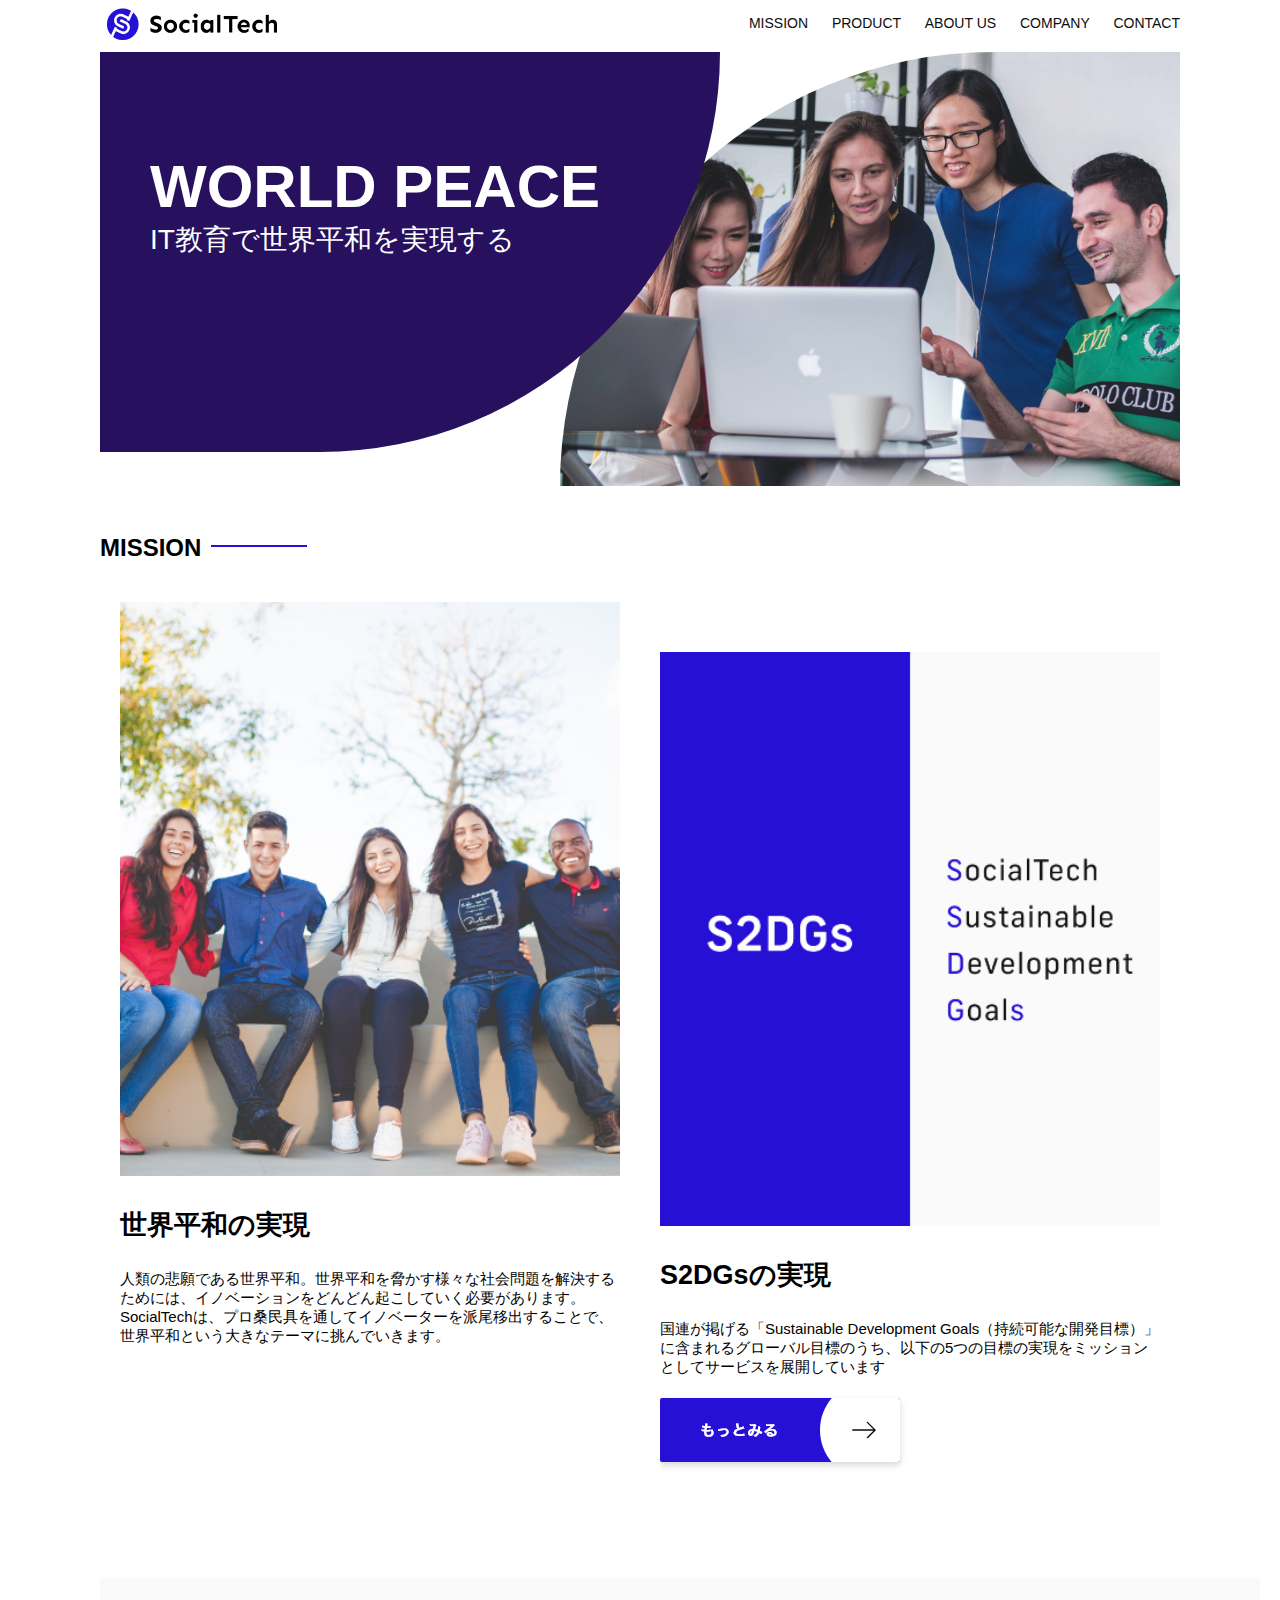
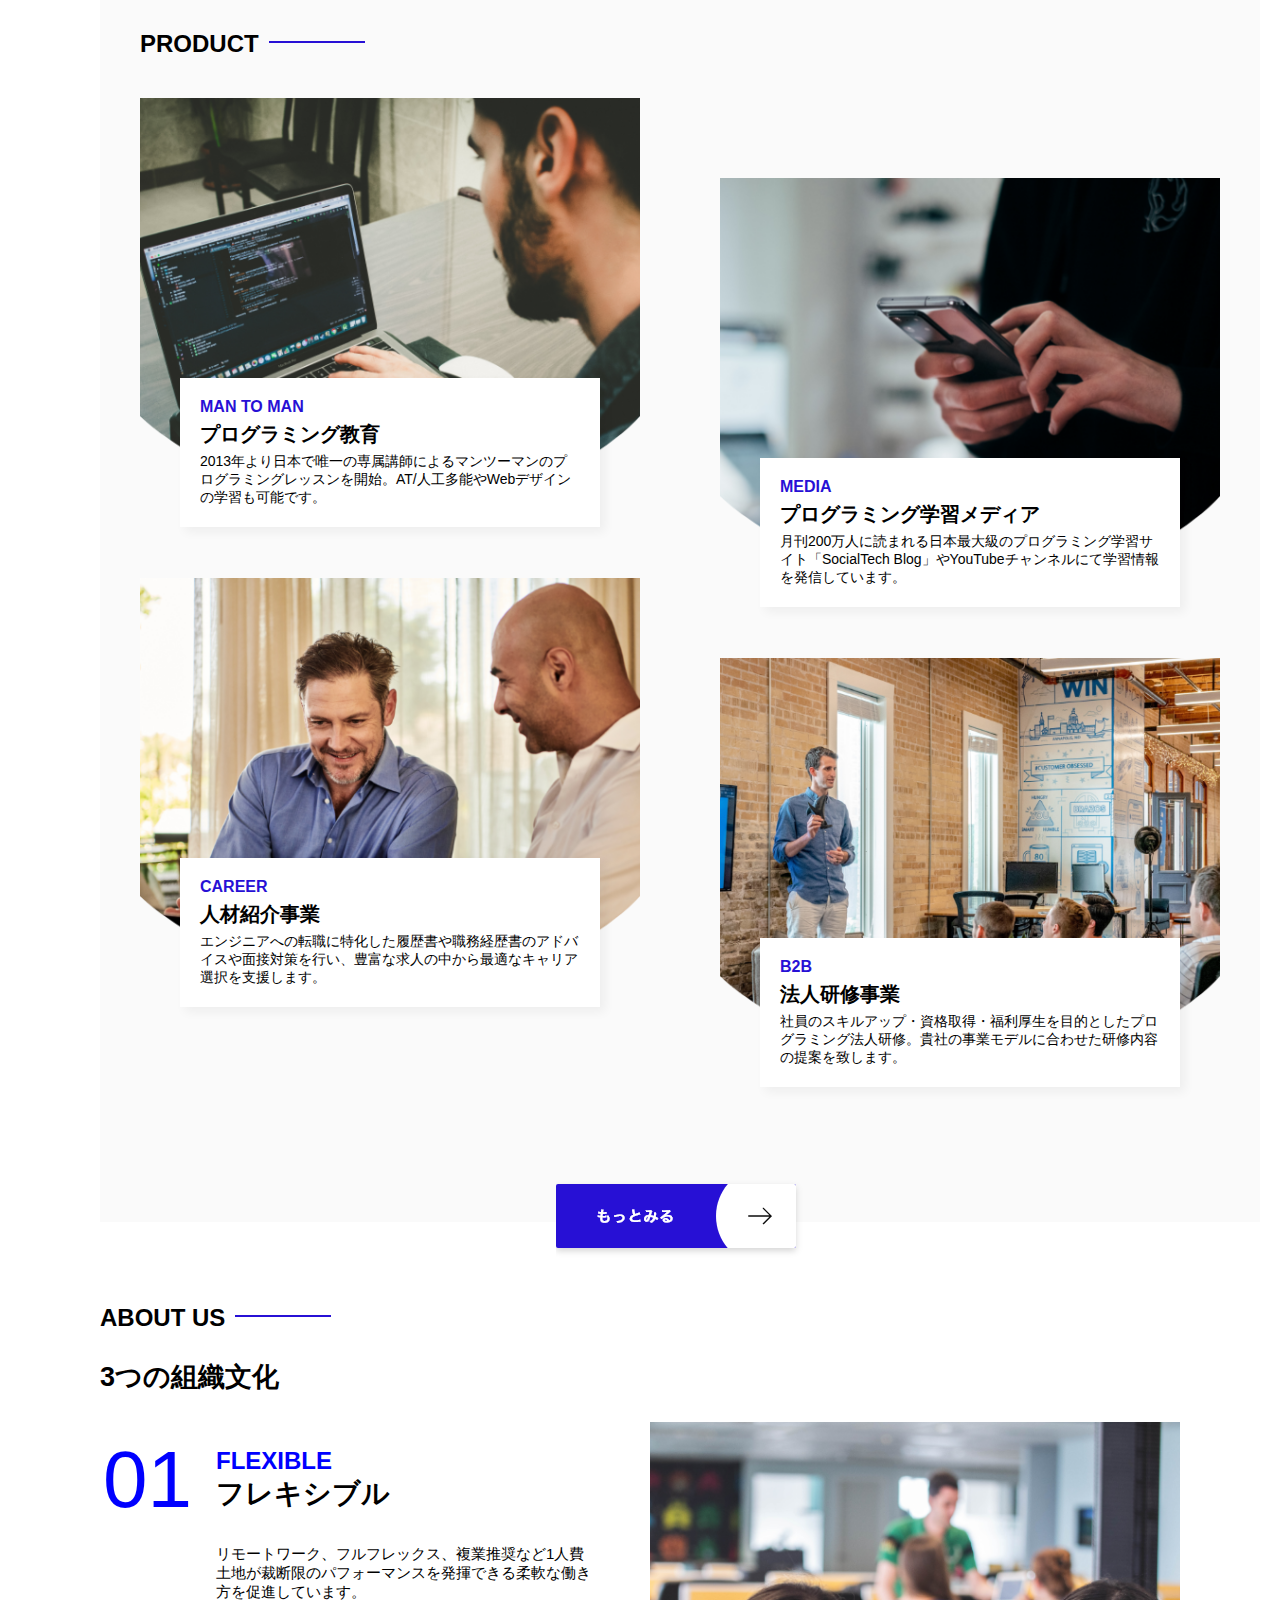
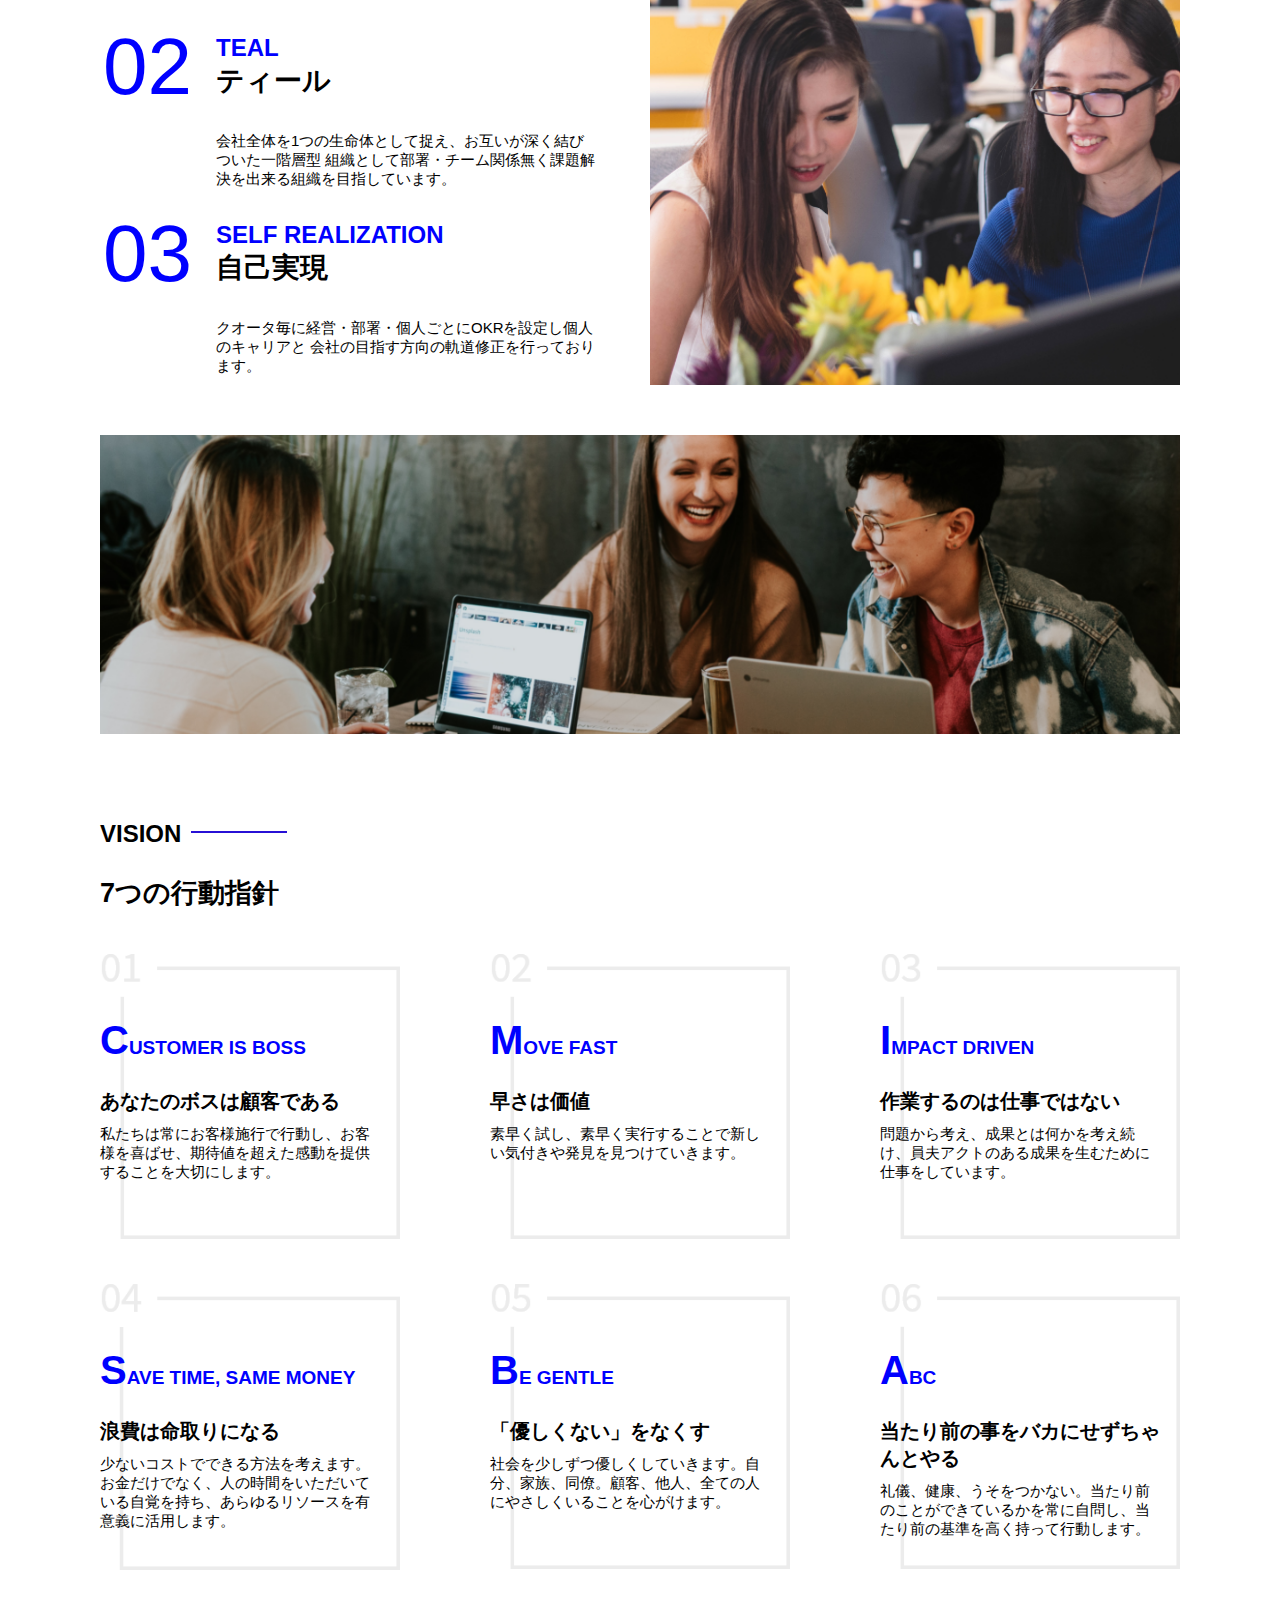
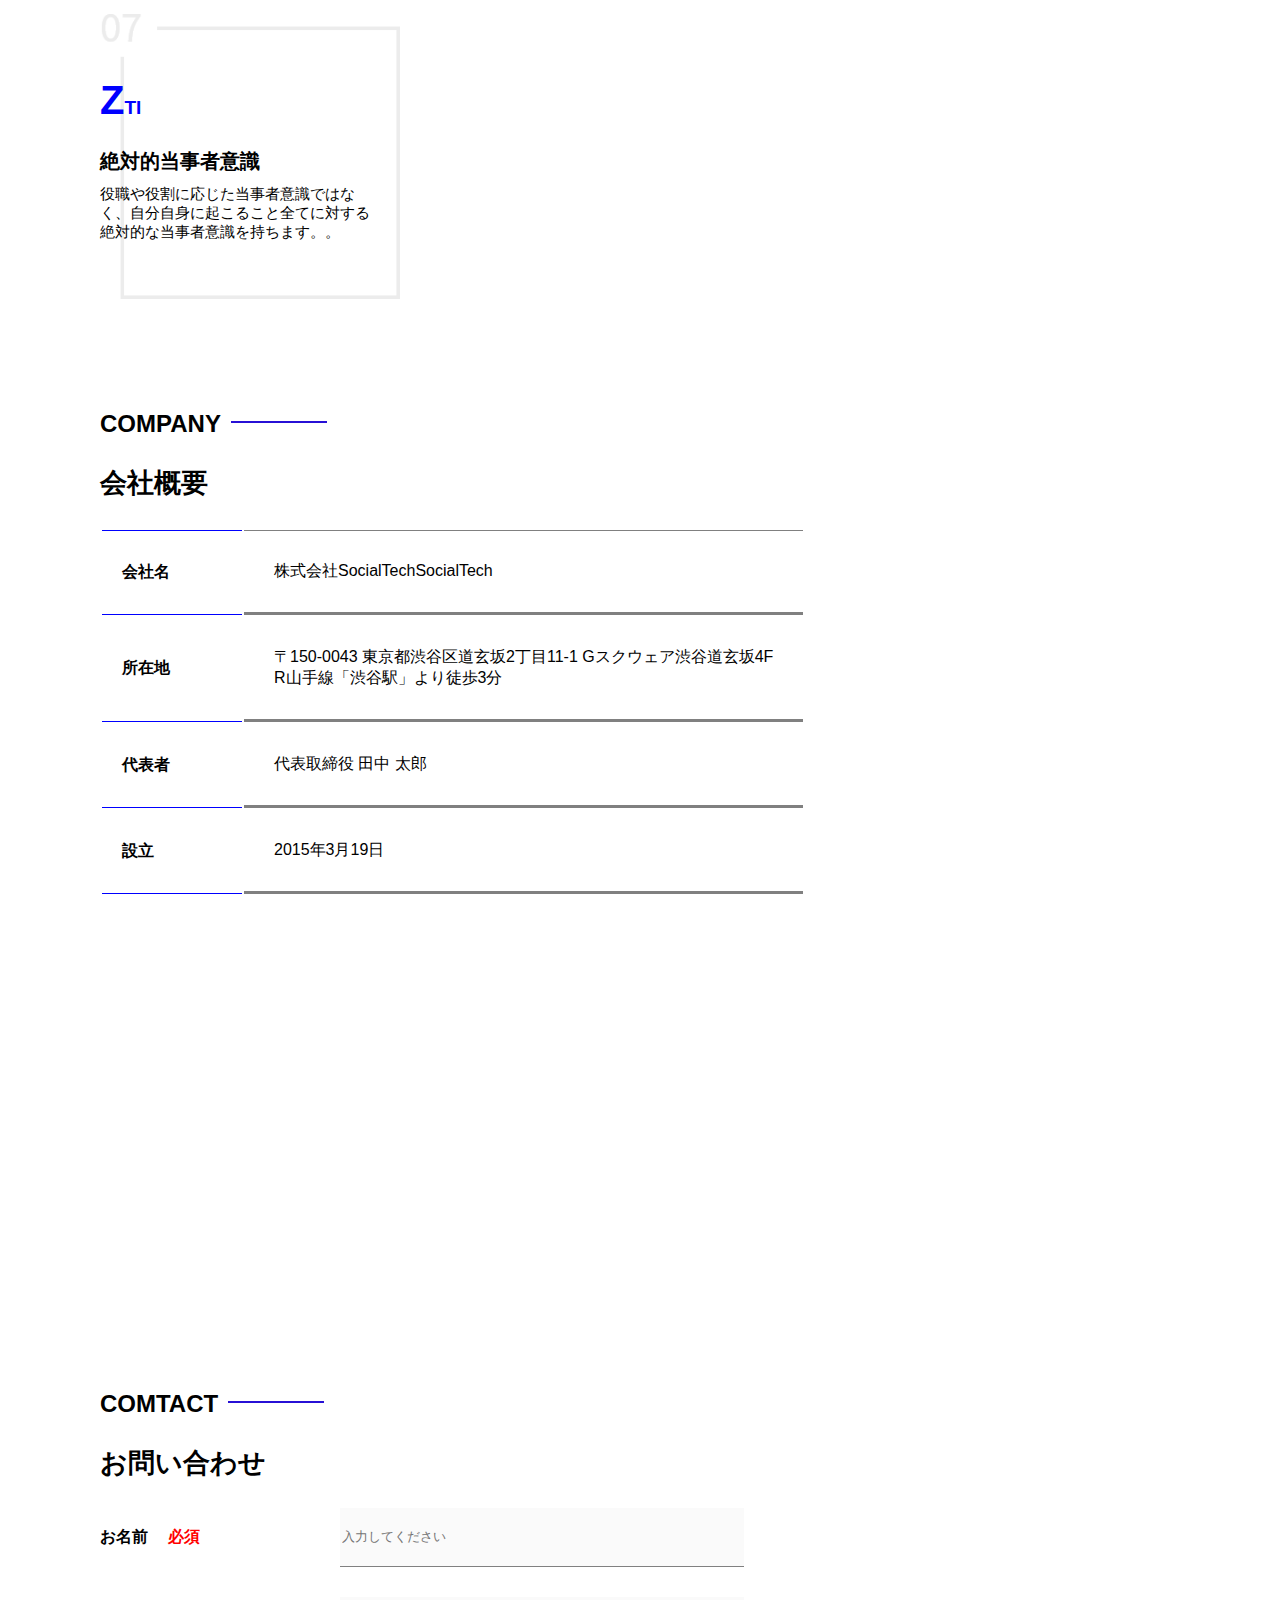
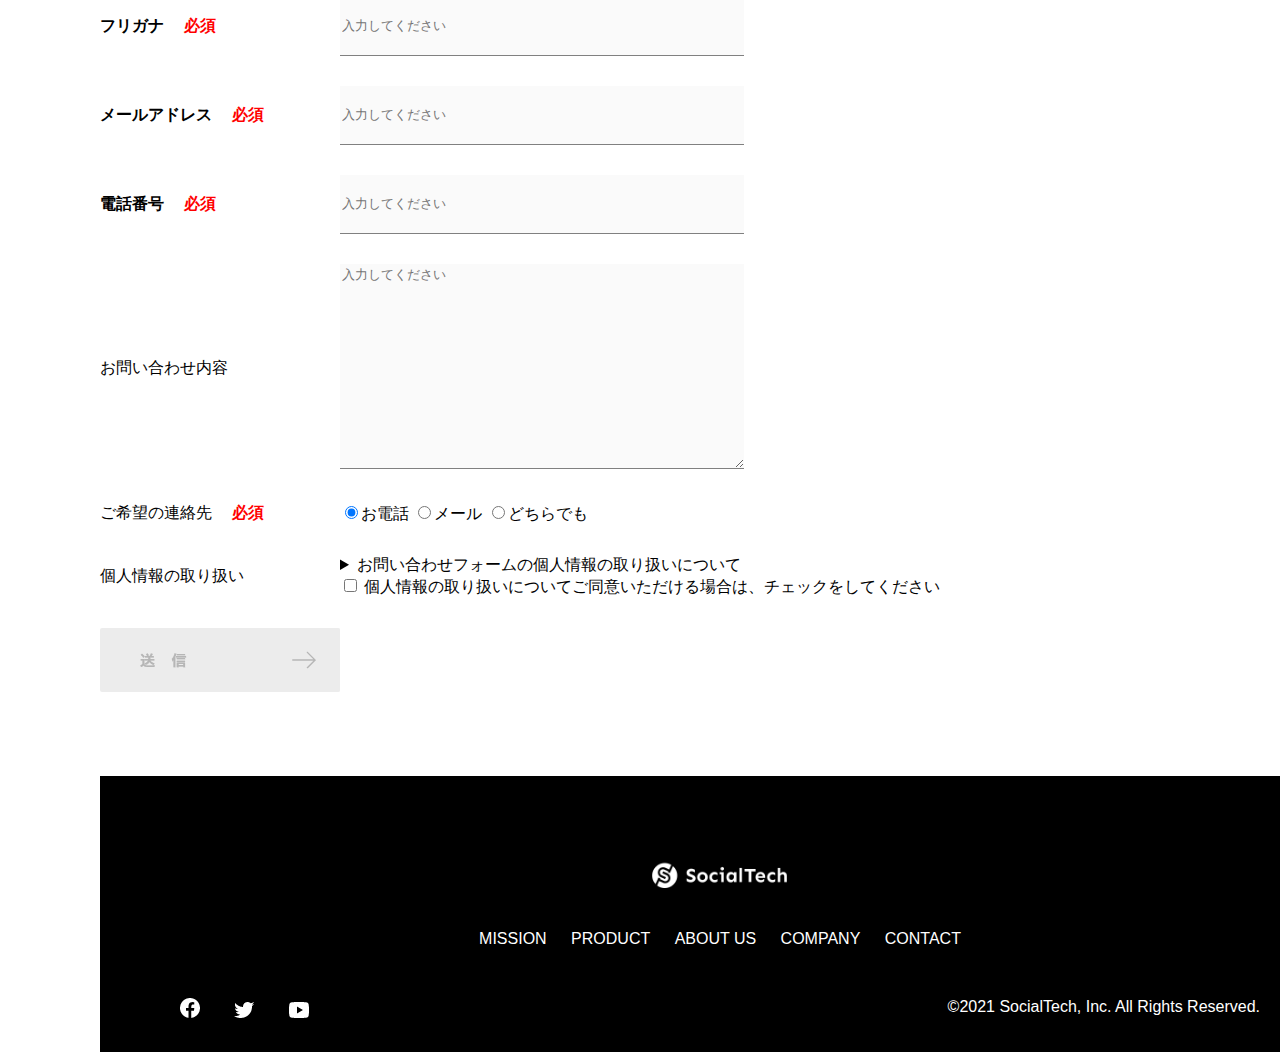
<file: index.html>
<!DOCTYPE html>
<html>
    <head>
        <title>SocialTech</title>
        <meta name="description" content="SocialTechはEdTech業界のリーディングカンパニーを目指します。">
        <meta charset="utf-8">
        <meta name="viewport" content="width=device-width, initial-scale=1.0">
        <link rel="stylesheet" href="style.css">
        <meta name="twitter:card" content="summary">
        <meta name="twitter:site" content="@shoma1935168">
        <meta property="og:url" content="https://shoma115.github.io/socialtech/">
        <meta property="og:title" content="shomaの試作Webサイトです">
        <meta property="og:discription" content="shomaがSAMURAIの教材に従って作った試作Webサイトです。">
        <meta property="og:image" content="https://shoma115.github.io/socialtech/images/logo.png">

    </head>
    <body>
        <!-- ヘッダーの作成 -->
        <header>
            <a href="index.html" id="logo"><img src="images/logo.png" alt="トップページに戻る"></a>

            <!-- PC用ナビゲーション -->
            <nav id="nav-pc">
                <a href="mission.html">MISSION</a>
                <a href="product.html">PRODUCT</a>
                <a href="index.html#aboutus">ABOUT US</a>
                <a href="index.html#company">COMPANY</a>
                <a href="index.html#contact">CONTACT</a>
            </nav>
            <!-- スマホ表メニューボタン -->
            <img id="menu-sp" src="images/button-menu.png" alt="ナビゲーションを開く" onclick="document.getElementById('nav-sp').style.display = 'block';">

            <!-- スマホ用ナビゲーション -->
            <nav id="nav-sp">
                <img id="close" src="images/button-close.png" alt="ナビゲーションを閉じる" onclick="document.getElementById('nav-sp').style.display = 'none'">
                <a id="logo-sp" href="index.html" onclick="document.getElementById('nav-sp').style.display = 'none'">
                    <img src="images/logo-sp.png" alt="トップページに戻る">
                </a>
                <a class="menu" href="mission.html" onclick="document.getElementById('nav-sp').style.display = 'none'">MISSION</a>
                <a class="menu" href="product.html" onclick="document.getElementById('nav-sp').style.display = 'none'">PRODUCT</a>
                <a class="menu" href="index.html#aboutus" onclick="document.getElementById('nav-sp').style.display = 'none'">ABOUT US</a>
                <a class="menu" href="index.html#vision" onclick="document.getElementById('nav-sp').style.display = 'none'">VISION</a>
                <a class="menu" href="index.html#company" onclick="document.getElementById('nav-sp').style.display = 'none'">COMPANY</a>
                <a class="menu" href="index.html#contact" onclick="document.getElementById('nav-sp').style.display = 'none'">CONTACT</a>
                <div id="sns">
                    <a href="https://www.facebook.com/sejuku2013"><img src="images/button-facebook.png" alt="Facebookのリンク"></a>
                    <a href="https://twitter.com/samuraijuku"><img src="images/button-twitter.png" alt="Twitterのリンク"></a>
                    <a href="https://www.youtube.com/channel/UCCFOQO5aDK0xXam4cUQXT8g"><img src="images/button-youtube.png" alt="YouTubeのリンク"></a>
                </div>
            </nav>
        </header>
        <main>
            <article>
                <!-- メインビジュアル -->
                <section id="main-visual"> 
                    <div id="main-message">
                        <h1>WORLD PEACE</h1>
                        <p>IT教育で世界平和を実現する</p>
                    </div>
                    <img src="images/index/index-main.png" alt="PCの周りに集まる多国籍の仲間達">
                </section>
                <!-- ミッション -->
                <section id="mission">
                    <h2 class="index-h2">MISSION</h2>
                    <div id="mission-flex">
                        <div>
                            <img id="mission-photo" src="images/index/index-mission.png" alt="野外のベンチで写真を撮影する多国籍の仲間達">
                            <h3>世界平和の実現</h3>
                            <p>
                                人類の悲願である世界平和。世界平和を脅かす様々な社会問題を解決するためには、イノベーションをどんどん起こしていく必要があります。SocialTechは、プロ桑民具を通してイノベーターを派尾移出することで、世界平和という大きなテーマに挑んでいきます。
                            </p>
                        </div>
                        <div>
                            <img id="s2dgs" src="images/index/s2dgs.png" alt="S2DGS">
                            <h3>S2DGsの実現</h3>
                            <p>国連が掲げる「Sustainable Development Goals（持続可能な開発目標）」に含まれるグローバル目標のうち、以下の5つの目標の実現をミッションとしてサービスを展開しています</p>
                            <a href="mission.html">
                                <img src="images/button-more.png" alt="もっと見る">
                            </a>
                        </div>
                    </div>
                </section>
                <!-- プロダクト -->
                <section id="product">
                    <h2 class="index-h2">PRODUCT</h2>
                    <div>
                        <div id="product-left">
                            <div>
                                <img class="product-photo" src="images/index/index-mantoman.png" alt="PCでコードを書く男">
                                <div class="product-explain">
                                    <span>MAN TO MAN</span>
                                    <h3>プログラミング教育</h3>
                                    <p>2013年より日本で唯一の専属講師によるマンツーマンのプログラミングレッスンを開始。AT/人工多能やWebデザインの学習も可能です。</p>
                                </div>
                            </div>
                            <div>
                                <img class="product-photo" src="images/index/index-career.png" alt="笑顔で話し合う2人の男性">
                                <div class="product-explain">
                                    <span>CAREER</span>
                                    <h3>人材紹介事業</h3>
                                    <p>エンジニアへの転職に特化した履歴書や職務経歴書のアドバイスや面接対策を行い、豊富な求人の中から最適なキャリア選択を支援します。</p>
                                </div>
                            </div>
                        </div>
                        <div id="product-right">
                            <div>
                                <img class="product-photo" src="images/index/index-media.png" alt="スマートフォンを操作する人">
                                <div class="product-explain">
                                    <span>MEDIA</span>
                                    <h3>プログラミング学習メディア</h3>
                                    <p>月刊200万人に読まれる日本最大級のプログラミング学習サイト「SocialTech Blog」やYouTubeチャンネルにて学習情報を発信しています。</p>
                                </div>
                            </div>
                            <div>
                                <img class="product-photo" src="images/index/index-b2b.png" alt="講演中の男性とそれを聴く人々">
                                <div class="product-explain">
                                    <span>B2B</span>
                                    <h3>法人研修事業</h3>
                                    <p>社員のスキルアップ・資格取得・福利厚生を目的としたプログラミング法人研修。貴社の事業モデルに合わせた研修内容の提案を致します。</p>
                                </div>
                            </div>
                            
                        </div>
                    </div>
                    <div>
                        <a id="product-more" href="product.html">
                            <img src="images/button-more.png" alt="もっと見る">
                        </a>
                    </div>
                </section>
                <!-- About Us -->
                <section id="aboutus">
                    <h2 class="index-h2">ABOUT US</h2>
                    <h3>3つの組織文化</h3>
                    <div>
                        <table class="culture-table">
                            <tr>
                                <td>
                                    <span class="culture-num">01</span>
                                </td>
                                <td>
                                    <span class="culture-en">FLEXIBLE</span>
                                    <span class="culture-jp">フレキシブル</span>
                                </td>
                            </tr>
                            <tr>
                                <td>
                                    <!-- 空のセル -->
                                </td>
                                <td>
                                    <p class="culture-description">
                                        リモートワーク、フルフレックス、複業推奨など1人費土地が裁断限のパフォーマンスを発揮できる柔軟な働き方を促進しています。
                                    </p>
                                </td>
                            </tr>
                            <tr>
                                <td>
                                    <span class="culture-num">02</span>
                                </td>
                                <td>
                                    <span class="culture-en">TEAL</span>
                                    <span class="culture-jp">ティール</span>
                                </td>
                            </tr>
                            <tr>
                                <td>
                                    <!-- 空のセル -->
                                </td>
                                <td>
                                    <p class="culture-description">
                                        会社全体を1つの生命体として捉え、お互いが深く結びついた一階層型
                                        組織として部署・チーム関係無く課題解決を出来る組織を目指しています。
                                    </p>
                                </td>
                            </tr>
                            <tr>
                                <td>
                                    <span class="culture-num">03</span>
                                </td>
                                <td>
                                    <span class="culture-en">SELF REALIZATION</span>
                                    <span class="culture-jp">自己実現</span>
                                </td>
                            </tr>
                            <tr>
                                <td>
                                    <!-- 空のセル -->
                                </td>
                                <td>
                                    <p class="culture-description">
                                        クオータ毎に経営・部署・個人ごとにOKRを設定し個人のキャリアと
                                        会社の目指す方向の軌道修正を行っております。
                                    </p>
                                </td>
                            </tr>
                        </table>
                        <img class="culture-img" src="images/index/index-aboutus1.png" alt="笑顔で話し合う2人の女性">
                    </div>
                    <img class="culture-img2" src="images/index/index-aboutus2.png" alt="笑顔で話し合う3人の男性">    
                </section>
                <!-- VISION -->
                <section id="vision">
                    <h2 class="index-h2">VISION</h2>
                    <h3>7つの行動指針</h3>
                    <div>
                        <div class="vision-box">
                            <img src="images/index/vision-01.png" alt="01">
                            <span>
                                <h4>CUSTOMER IS BOSS</h4>
                                <h5>あなたのボスは顧客である</h5>
                                <p>私たちは常にお客様施行で行動し、お客様を喜ばせ、期待値を超えた感動を提供することを大切にします。</p>
                            </span>
                        </div>
                        <div class="vision-box">
                            <img src="images/index/vision-02.png" alt="02">
                            <span>
                                <h4>MOVE FAST</h4>
                                <h5>早さは価値</h5>
                                <p>素早く試し、素早く実行することで新しい気付きや発見を見つけていきます。</p>
                            </span>
                        </div>
                        <div class="vision-box">
                            <img src="images/index/vision-03.png" alt="03">
                            <span>
                                <h4>IMPACT DRIVEN</h4>
                                <h5>作業するのは仕事ではない</h5>
                                <p>問題から考え、成果とは何かを考え続け、員夫アクトのある成果を生むために仕事をしています。</p>
                            </span>
                        </div>
                        <div class="vision-box">
                            <img src="images/index/vision-04.png" alt="04">
                            <span>
                                <h4>SAVE TIME,  SAME MONEY</h4>
                                <h5>浪費は命取りになる</h5>
                                <p>少ないコストでできる方法を考えます。お金だけでなく、人の時間をいただいている自覚を持ち、あらゆるリソースを有意義に活用します。</p>
                            </span>
                        </div>
                        <div class="vision-box">
                            <img src="images/index/vision-05.png" alt="05">
                            <span>
                                <h4>BE GENTLE</h4>
                                <h5>「優しくない」をなくす</h5>
                                <p>社会を少しずつ優しくしていきます。自分、家族、同僚。顧客、他人、全ての人にやさしくいることを心がけます。</p>
                            </span>
                        </div>
                        <div class="vision-box">
                            <img src="images/index/vision-06.png" alt="06">
                            <span>
                                <h4>ABC</h4>
                                <h5>当たり前の事をバカにせずちゃんとやる</h5>
                                <p>礼儀、健康、うそをつかない。当たり前のことができているかを常に自問し、当たり前の基準を高く持って行動します。</p>
                            </span>
                        </div>
                        <div class="vision-box">
                            <img src="images/index/vision-07.png" alt="07">
                            <span>
                                <h4>ZTI</h4>
                                <h5>絶対的当事者意識</h5>
                                <p>役職や役割に応じた当事者意識ではなく、自分自身に起こること全てに対する絶対的な当事者意識を持ちます。。</p>
                            </span>
                        </div>
                    </div>
                </section>
                <!-- company -->
                <section id="company">
                    <h2 class="index-h2">COMPANY</h2>
                    <h3>会社概要</h3>
                    <table>
                        <tr>
                            <th class="tableheader-first">会社名</th>
                            <td class="cell-first">株式会社SocialTechSocialTech</td>
                        </tr>
                        <tr>
                            <th class="tableheader">所在地</th>
                            <td class="cell">〒150-0043 東京都渋谷区道玄坂2丁目11-1 Gスクウェア渋谷道玄坂4F<br>R山手線「渋谷駅」より徒歩3分</td>
                        </tr>
                        <tr>
                            <th class="tableheader">代表者</th>
                            <td class="cell">代表取締役 田中 太郎</td>
                        </tr>
                        <tr>
                            <th class="tableheader">設立</th>
                            <td class="cell">2015年3月19日</td>
                        </tr>
                    </table>
                    <iframe
                        src="https://www.google.com/maps/embed?pb=!1m18!1m12!1m3!1d3088.0080310948333!2d139.69382312489518!3d35.65929865357067!2m3!1f0!2f0!3f0!3m2!1i1024!2i768!4f13.1!3m3!1m2!1s0x60188caa213a85e5%3A0x8e064c523da1dacc!2z44K544Kv44Ko44Ki5riL6LC3!5e0!3m2!1sja!2sjp!4v1683263732218!5m2!1sja!2sjp" 
                        style="border:0;" allowfullscreen="" loading="lazy">
                    </iframe>
                </section>
                <!-- お問い合わせ -->
                <section id="contact">
                    <h2 class="index-h2">COMTACT</h2>
                    <h3>お問い合わせ</h3>
                    <!-- STATIC　FORMSのフォームタグ -->
                    <form action="https://api.staticforms.xyz/submit" method="post">
                            <input type="text" name="honeypot" style="display:none">
                            <!-- アクセスキー -->
                            <input type="hidden" name="accessKey" value="8ab298f7-bd06-4c82-bea9-50ba894bead9">
                            <!-- メールのタイトル -->
                            <input type="hidden" name="subject" value="Webサイトからお問い合わせがありました" />
                            <!-- 送信先のメールアドレスをValueに設定する -->
                            <input type="hidden" name="replyTo" value="zjq8xghgrc8rwwr79euv@docomo.ne.jp">
                            <!-- redirectToは公開後のURLへリンクする -->
                            <input type="hidden" name="redirectTo" value="">     
                          
                        <div>
                            <div class="contact-heading">
                                <label class="contact-lable">お名前<span class="contact-span">必須</span></span></label>
                            </div>
                            <div class="contact-form">
                                <input type="text" name="name" placeholder="入力してください" class="contact-textbox">
                            </div>
                        </div>
                        <div>
                            <div class="contact-heading">
                                <lable class="contact-lable">フリガナ<span class="contact-span">必須</span></lable>
                            </div>
                            <div>
                                <input type="text" name="hurigana" placeholder="入力してください" class="contact-textbox">
                            </div>
                        </div>
                        <div>
                            <div class="contact-heading">
                                <lable class="contact-lable">メールアドレス<span class="contact-span">必須</span></lable>
                            </div>
                            <div>
                                <input type="text" name="email" placeholder="入力してください" class="contact-textbox">
                            </div>
                        </div>
                        <div>
                            <div class="contact-heading">
                                <lable class="contact-lable">電話番号<span class="contact-span">必須</span></lable>
                            </div>
                            <div>
                                <input type="text" name="tel" placeholder="入力してください" class="contact-textbox">
                            </div>
                        </div>
                        <div>
                            <div class="contact-heading">
                                <label class="contact-label">お問い合わせ内容<span class="contact-span"></span></span></label>
                            </div>
                            <div>
                                <textarea class="contact-textarea" placeholder="入力してください"></textarea>
                            </div>
                        </div>
                        <div>
                            <div class="contact-heading">
                                <label class="contact-label">ご希望の連絡先<span class="contact-span">必須</span></label>
                            </div>
                            <div>
                                <input class="radiobotton" type="radio" value="tel" name="contact" checked><label>お電話</label>
                                <input class="radiobotton" type="radio" value="mail" name="contact"><label>メール</label>
                                <input class="radiobotton" type="radio" value="both" name="contact"><label>どちらでも</label>
                            </div>
                        </div>
                        <div>
                            <div class="contact-heading">
                                <label class="contact-label">個人情報の取り扱い</label>
                            </div>
                            <div>
                                <details>
                                    <summary>お問い合わせフォームの個人情報の取り扱いについて</summary>
                                    <div>
                                        <span>1. 組織の名称または氏名</span><br>
                                        株式会社SocialTech<br><br>
                                        <span>2. 個人情報保護管理者（若しくはその代理人）の氏名又は職名、所属及び連絡先
                                            鈴木 一郎 コーポレート部</span><br>
                                            メールアドレス:support@socialtech.net<br>
                                            TEL:03-1111-1111<br>
                                        <span>３．個人情報の利用目的</span><br>
                                            ・本サービス及び本サービスに関連する情報の提供又はそれらに関する連絡のため<br>
                                            ・ユーザーの本人確認のため<br>
                                            ・当社サービスのご案内のため<br>
                                            ・当社の商品等の広告または宣伝（電子メールによるものを含むものとします。）<br><br>
                                        <span>4. 個人情報の取り扱い業務の委託</span><br>
                                            個人情報の取扱業務の全部または一部を外部に業務委託する場合があります。<br>
                                            その際、弊社は、個人情報を適切に保護できる管理体制を敷き実行していることを条件として<br>
                                            委託先を厳選したうえで、機密保持契約を委託先と締結し、お客様の個人情報を厳密に管理させます。<br><br>
                                        <span>5. 個人情報の開示等の請求</span><br>
                                            個人情報の取扱業務の全部または一部を外部に業務委託する場合があります。<br>
                                            その際、弊社は、個人情報を適切に保護できる管理体制を敷き実行していることを条件として<br>
                                            委託先を厳選したうえで、機密保持契約を委託先と締結し、お客様の個人情報を厳密に管理させます。<br><br>
                                            お客様は、弊社に対してご自身の個人情報の開示等（利用目的の通知、開示、内容の訂正・追加・削除、利用の停止または消去、第三者への提供の停止）に関して、当社問合わせ窓口に申し出ることができます。<br>
                                            その際、弊社はお客様ご本人を確認させていただいたうえで、合理的な期間内に対応いたします。<br><br>
                                            なお、個人情報に関する弊社問合わせ先は、次の通りです。<br><br>
                                            株式会社SocialTech　個人情報問合せ窓口<br>
                                            〒150-0043　東京都渋谷区道玄坂2丁目11-1 Ｇスクエア渋谷道玄坂 4F<br>
                                            メールアドレス：support@socialtech.net　TEL：03-xxxx-xxxx<br><br>
                                        <span>6. 個人情報を提供されることの任意性について</span><br><br>
                                            お客様がご自身の個人情報を弊社に提供されるか否かは、お客様のご判断によりますが、もしご提供されない場合には、適切なサービスが提供できない場合がありますので予めご了承ください。
                                    </div>
                                </details>
                                <input type="checkbox" name="agree">
                                <span>個人情報の取り扱いについてご同意いただける場合は、チェックをしてください</span>
                            </div>
                        </div>
                        <input type="image" src="images/button-submit.png" alt="送信する">
                    </form>
                </section>

            </article>
            <footer>
                <div id="footer-logo">
                    <img src="images/logo-sp.png" alt="SocialTech">
                </div>
                <div id="footer-link">
                    <a href="mission.html">MISSION</a>
                    <a href="product.html">PRODUCT</a>
                    <a href="index.html#aboutus">ABOUT US</a>
                    <a href="index.html#company">COMPANY</a>
                    <a href="index.html#contact">CONTACT</a>
                </div>
                <div id="sns-footer">
                    <a href="https://www.facebook.com/sejuku2013"><img src="images/button-facebook.png" alt="Facebookのリンク"></a>
                    <a href="https://twitter.com/samuraijuku"><img src="images/button-twitter.png" alt="Twitterのリンク"></a>
                    <a href="https://www.youtube.com/channel/UCCFOQO5aDK0xXam4cUQXT8g"><img src="images/button-youtube.png" alt="YouTubeのリンク"></a>
                    <span id="copyright">&copy;2021 SocialTech, Inc. All Rights Reserved.</span>
                </div>
            </footer>
        </main>
        

    </body>
</html>
</file>
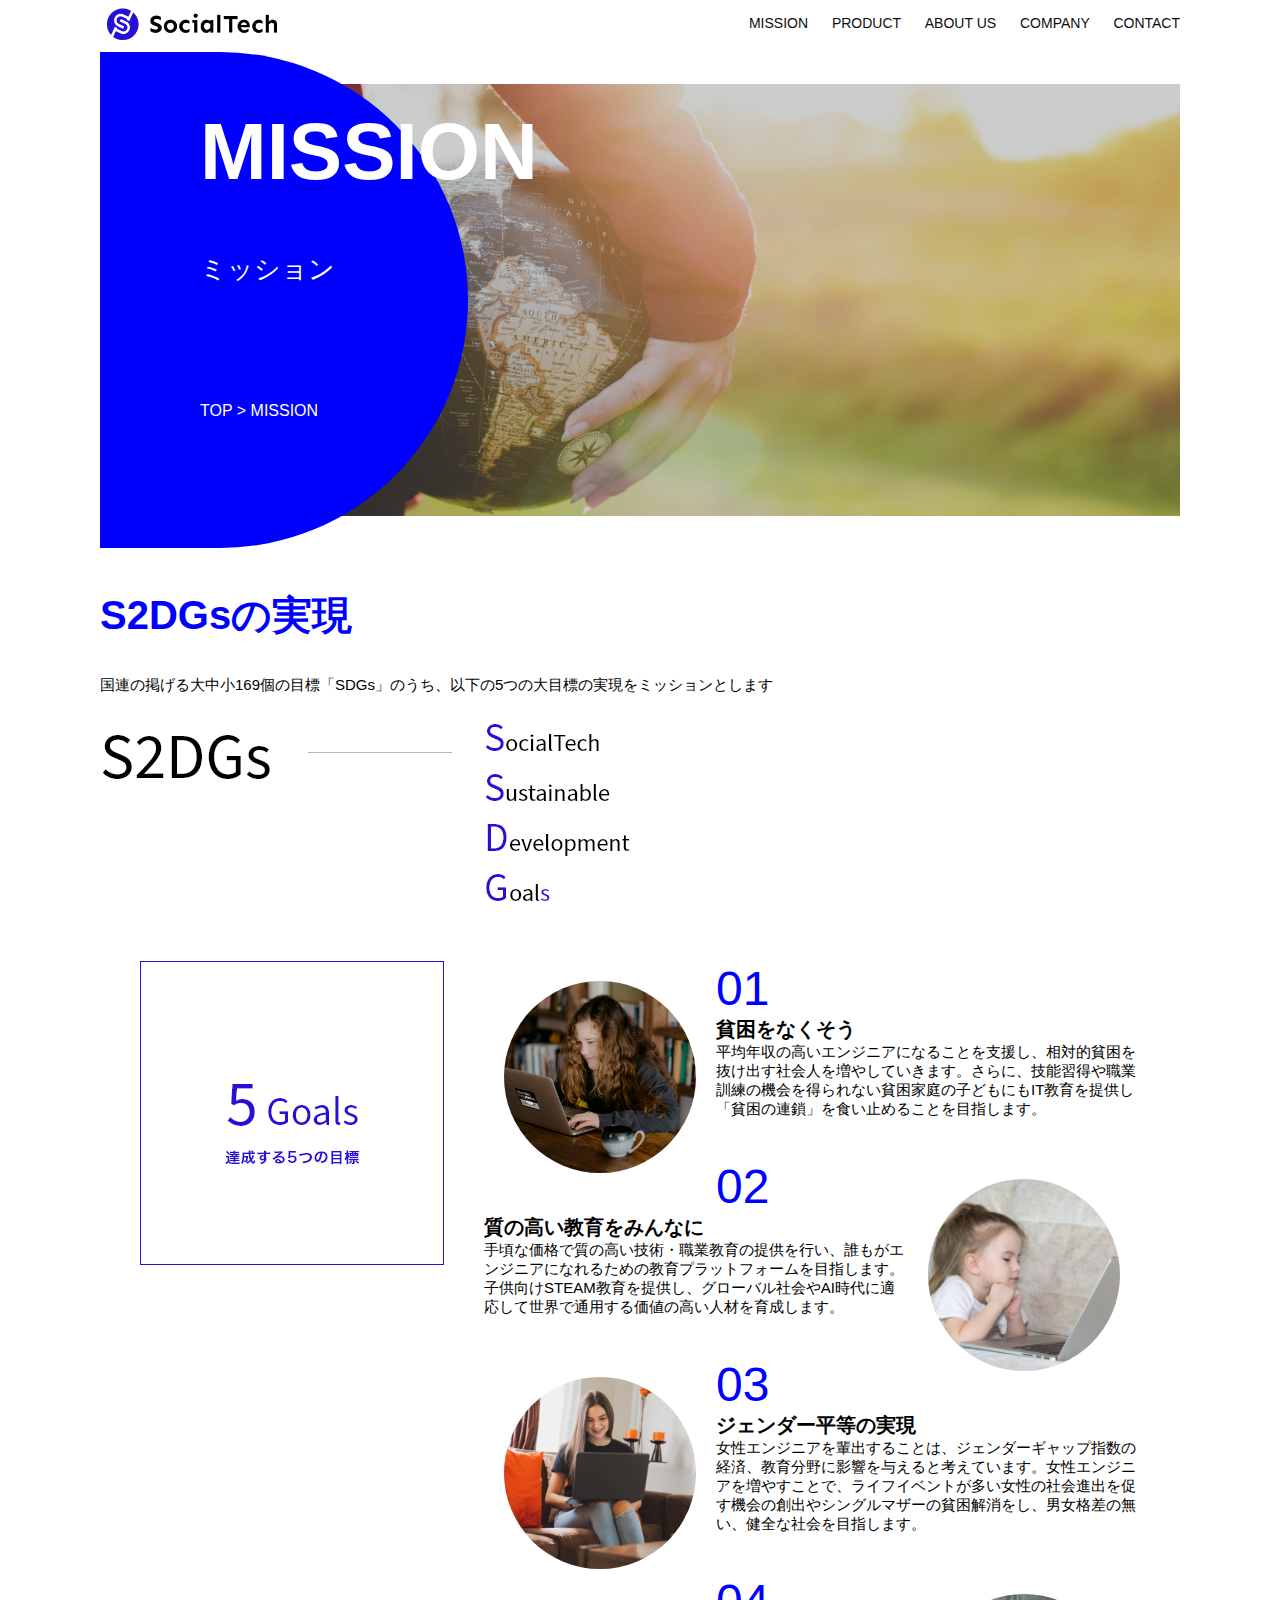
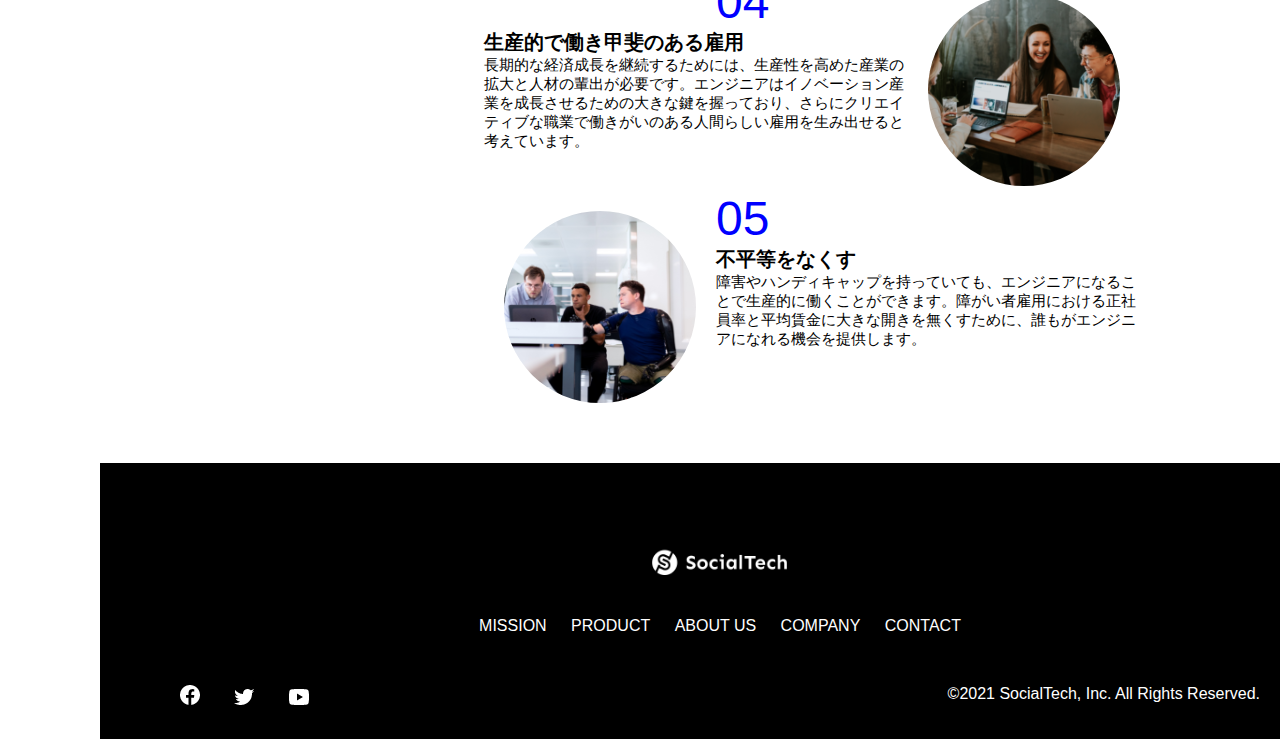
<file: mission.html>
<!DOCTYPE html>
<html>
    <head>
        <title>SocialTech - MISSION ミッション -</title>
        <meta charset="utf-8">
        <meta name="description"  content="SocialTechが目指す5つの目標（S2DGs）を紹介します">
        <link rel="stylesheet" href="style.css">
        <meta name="viewport" content="width=device-width, initial-scale=1.0">
        
    </head>
    <body>
        <!-- ヘッダーの作成 -->
        <header>
            <a href="index.html" id="logo"><img src="images/logo.png" alt="トップページに戻る"></a>

            <!-- PC用ナビゲーション -->
            <nav id="nav-pc">
                <a href="mission.html">MISSION</a>
                <a href="product.html">PRODUCT</a>
                <a href="index.html#aboutus">ABOUT US</a>
                <a href="index.html#company">COMPANY</a>
                <a href="index.html#contact">CONTACT</a>
            </nav>
            <!-- スマホ表メニューボタン -->
            <img id="menu-sp" src="images/button-menu.png" alt="ナビゲーションを開く" onclick="document.getElementById('nav-sp').style.display = 'block';">

            <!-- スマホ用ナビゲーション -->
            <nav id="nav-sp">
                <img id="close" src="images/button-close.png" alt="ナビゲーションを閉じる" onclick="document.getElementById('nav-sp').style.display = 'none'">
                <a id="logo-sp" href="index.html" onclick="document.getElementById('nav-sp').style.display = 'none'">
                    <img src="images/logo-sp.png" alt="トップページに戻る">
                </a>
                <a class="menu" href="mission.html" onclick="document.getElementById('nav-sp').style.display = 'none'">MISSION</a>
                <a class="menu" href="product.html" onclick="document.getElementById('nav-sp').style.display = 'none'">PRODUCT</a>
                <a class="menu" href="index.html#aboutus" onclick="document.getElementById('nav-sp').style.display = 'none'">ABOUT US</a>
                <a class="menu" href="index.html#vision" onclick="document.getElementById('nav-sp').style.display = 'none'">VISION</a>
                <a class="menu" href="index.html#company" onclick="document.getElementById('nav-sp').style.display = 'none'">COMPANY</a>
                <a class="menu" href="index.html#contact" onclick="document.getElementById('nav-sp').style.display = 'none'">CONTACT</a>
                <div id="sns">
                    <a href="https://www.facebook.com/sejuku2013"><img src="images/button-facebook.png" alt="Facebookのリンク"></a>
                    <a href="https://twitter.com/samuraijuku"><img src="images/button-twitter.png" alt="Twitterのリンク"></a>
                    <a href="https://www.youtube.com/channel/UCCFOQO5aDK0xXam4cUQXT8g"><img src="images/button-youtube.png" alt="YouTubeのリンク"></a>
                </div>
            </nav>
        </header>
        <main>
            <article>
                <!-- メインビジュアル -->
                <section id="mission-main">
                    <div id="mission-title">
                        <h1>MISSION</h1>
                        <span>ミッション</span>
                        <div>TOP > MISSION</div>
                    </div>
                </section>
                <!-- S2DGs -->
                <section id="mission-s2dgs">
                    <h2 class="mission-h2">S2DGsの実現</h2>
                    <p>国連の掲げる大中小169個の目標「SDGs」のうち、以下の5つの大目標の実現をミッションとします</p>
                    <img src="images/mission/mission-s2dgs.png" alt="S2DGs">
                </section>
                <!-- 5Goals -->
                <section id="mission-5goals">
                    <div>
                        <img id="s2dgs-image" src="images/mission/mission-5goals.png" alt="5Goals">
                    </div>
                    <div>
                        <div>
                            <img class="fivegoals-image-left" src="images/mission/mission-5goals01.png" alt="PCを操作する女の子">
                            <span class="fivegoals-number">01</span>
                            <h3 class="fivegoals-h3">貧困をなくそう</h3>
                            <p class="fivegoals-p">
                                平均年収の高いエンジニアになることを支援し、相対的貧困を抜け出す社会人を増やしていきます。さらに、技能習得や職業訓練の機会を得られない貧困家庭の子どもにもIT教育を提供し「貧困の連鎖」を食い止めることを目指します。
                            </p>
                        </div>

                        <div>
                            <img class="fivegoals-image-right" src="images/mission/mission-5goals02.png" alt="PCを見つめる小さい女の子">
                            <span class="fivegoals-number">02</span>
                            <h3 class="fivegoals-h3">質の高い教育をみんなに</h3>
                            <p class="fivegoals-p">
                                手頃な価格で質の高い技術・職業教育の提供を行い、誰もがエンジニアになれるための教育プラットフォームを目指します。子供向けSTEAM教育を提供し、グローバル社会やAI時代に適応して世界で通用する価値の高い人材を育成します。
                            </p>
                        </div>

                        <div>
                            <img class="fivegoals-image-left" src="images/mission/mission-5goals03.png" alt="PCを操作する女の子">
                            <span class="fivegoals-number">03</span>
                            <h3 class="fivegoals-h3">ジェンダー平等の実現</h3>
                            <p class="fivegoals-p">
                                女性エンジニアを輩出することは、ジェンダーギャップ指数の経済、教育分野に影響を与えると考えています。女性エンジニアを増やすことで、ライフイベントが多い女性の社会進出を促す機会の創出やシングルマザーの貧困解消をし、男女格差の無い、健全な社会を目指します。
                            </p>
                        </div>

                        <div>
                            <img class="fivegoals-image-right" src="images/mission/mission-5goals04.png" alt="笑顔で話し合う3人の男女">
                            <span class="fivegoals-number">04</span>
                            <h3 class="fivegoals-h3">生産的で働き甲斐のある雇用</h3>
                            <p class="fivegoals-p">
                                長期的な経済成長を継続するためには、生産性を高めた産業の拡大と人材の輩出が必要です。エンジニアはイノベーション産業を成長させるための大きな鍵を握っており、さらにクリエイティブな職業で働きがいのある人間らしい雇用を生み出せると考えています。
                            </p>
                        </div>

                        <div>
                            <img class="fivegoals-image-left" src="images/mission/mission-5goals05.png" alt="障害を持つ男性が生き生きと働く様子">
                            <span class="fivegoals-number">05</span>
                            <h3 class="fivegoals-h3">不平等をなくす</h3>
                            <p class="fivegoals-p">
                                障害やハンディキャップを持っていても、エンジニアになることで生産的に働くことができます。障がい者雇用における正社員率と平均賃金に大きな開きを無くすために、誰もがエンジニアになれる機会を提供します。
                            </p>
                        </div>
                        
                    </div>
                </section>
            </article>
            <footer>
                <div id="footer-logo">
                    <img src="images/logo-sp.png" alt="SocialTech">
                </div>
                <div id="footer-link">
                    <a href="mission.html">MISSION</a>
                    <a href="product.html">PRODUCT</a>
                    <a href="index.html#aboutus">ABOUT US</a>
                    <a href="index.html#company">COMPANY</a>
                    <a href="index.html#contact">CONTACT</a>
                </div>
                <div id="sns-footer">
                    <a href="https://www.facebook.com/sejuku2013"><img src="images/button-facebook.png" alt="Facebookのリンク"></a>
                    <a href="https://twitter.com/samuraijuku"><img src="images/button-twitter.png" alt="Twitterのリンク"></a>
                    <a href="https://www.youtube.com/channel/UCCFOQO5aDK0xXam4cUQXT8g"><img src="images/button-youtube.png" alt="YouTubeのリンク"></a>
                    <span id="copyright">&copy;2021 SocialTech, Inc. All Rights Reserved.</span>
                </div>
            </footer>
        </main>
        
    </body>
</html>
</file>
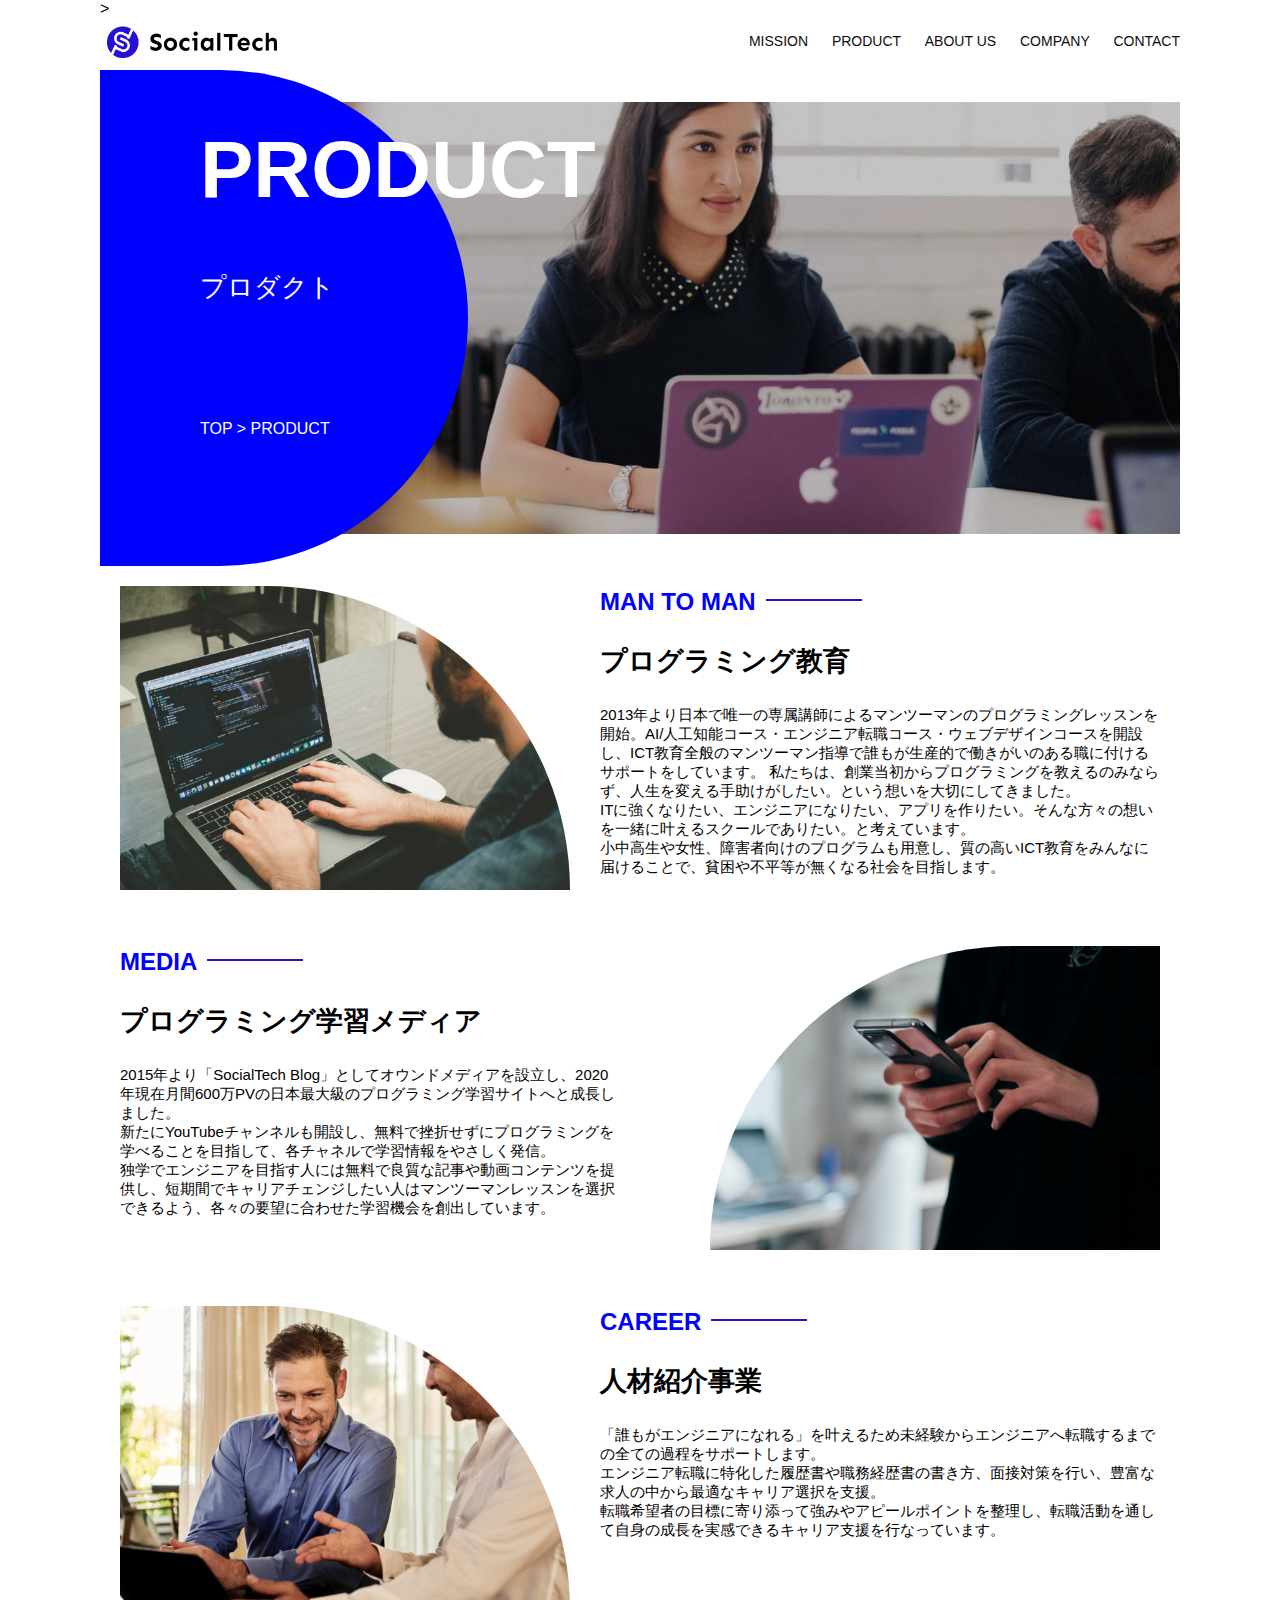
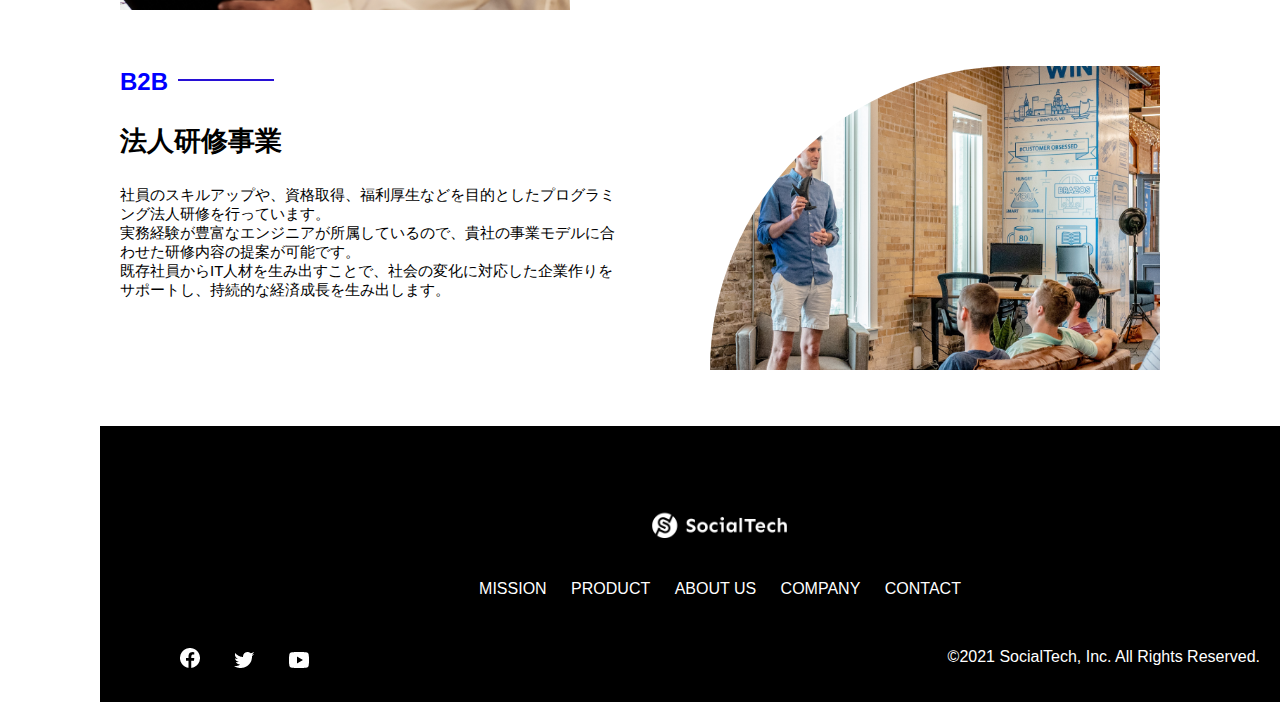
<file: product.html>
<!DOCTYPE html>>
<html>
    <head>
        <title>SocialTech - PRODUCT プロダクト - </title>
        <meta name="description" content="SocialTechの4つのプロダクトを紹介します">
        <meta charset="utf-8">
        <meta name="viewport" content="width=device-widht, initial-scale=1.0">
        <link rel="stylesheet" href="style.css">
        
    </head> 
    <body>
        <!-- ヘッダー -->
        <header>
            <a href="index.html" id="logo"><img src="images/logo.png" alt="トップページに戻る"></a>

            <!-- PC用ナビゲーション -->
            <nav id="nav-pc">
                <a href="mission.html">MISSION</a>
                <a href="product.html">PRODUCT</a>
                <a href="index.html#aboutus">ABOUT US</a>
                <a href="index.html#company">COMPANY</a>
                <a href="index.html#contact">CONTACT</a>
            </nav>
            <!-- スマホ表メニューボタン -->
            <img id="menu-sp" src="images/button-menu.png" alt="ナビゲーションを開く" onclick="document.getElementById('nav-sp').style.display = 'block';">

            <!-- スマホ用ナビゲーション -->
            <nav id="nav-sp">
                <img id="close" src="images/button-close.png" alt="ナビゲーションを閉じる" onclick="document.getElementById('nav-sp').style.display = 'none'">
                <a id="logo-sp" href="index.html" onclick="document.getElementById('nav-sp').style.display = 'none'">
                    <img src="images/logo-sp.png" alt="トップページに戻る">
                </a>
                <a class="menu" href="mission.html" onclick="document.getElementById('nav-sp').style.display = 'none'">MISSION</a>
                <a class="menu" href="product.html" onclick="document.getElementById('nav-sp').style.display = 'none'">PRODUCT</a>
                <a class="menu" href="index.html#aboutus" onclick="document.getElementById('nav-sp').style.display = 'none'">ABOUT US</a>
                <a class="menu" href="index.html#vision" onclick="document.getElementById('nav-sp').style.display = 'none'">VISION</a>
                <a class="menu" href="index.html#company" onclick="document.getElementById('nav-sp').style.display = 'none'">COMPANY</a>
                <a class="menu" href="index.html#contact" onclick="document.getElementById('nav-sp').style.display = 'none'">CONTACT</a>
                <div id="sns">
                    <a href="https://www.facebook.com/sejuku2013"><img src="images/button-facebook.png" alt="Facebookのリンク"></a>
                    <a href="https://twitter.com/samuraijuku"><img src="images/button-twitter.png" alt="Twitterのリンク"></a>
                    <a href="https://www.youtube.com/channel/UCCFOQO5aDK0xXam4cUQXT8g"><img src="images/button-youtube.png" alt="YouTubeのリンク"></a>
                </div>
            </nav>
        </header>
        <main>
            <article>
                <!-- メインビジュアル -->
                <section id="product-main">
                    <div id="product-title">
                        <h1>PRODUCT</h1>
                        <span>プロダクト</span>
                        <div>TOP > PRODUCT</div>
                    </div>
                </section>

                <!-- メインコンテンツ -->
                <section class="product-section1">
                    <img src="images/product/product-mantoman.png" alt="PCでコードを書く男性">
                    <div>
                        <h2 class="product-h2">MAN TO MAN</h2>
                        <h3 class="product-h3">プログラミング教育</h3>
                        <p>
                             2013年より日本で唯一の専属講師によるマンツーマンのプログラミングレッスンを開始。AI/人工知能コース・エンジニア転職コース・ウェブデザインコースを開設し、ICT教育全般のマンツーマン指導で誰もが生産的で働きがいのある職に付けるサポートをしています。
                            私たちは、創業当初からプログラミングを教えるのみならず、人生を変える手助けがしたい。という想いを大切にしてきました。<br>ITに強くなりたい、エンジニアになりたい、アプリを作りたい。そんな方々の想いを一緒に叶えるスクールでありたい。と考えています。<br>小中高生や女性、障害者向けのプログラムも用意し、質の高いICT教育をみんなに届けることで、貧困や不平等が無くなる社会を目指します。
                        </p>
                    </div>
                </section>

                <section class="product-section2">
                    <div>
                        <h2 class="product-h2">MEDIA</h2>
                        <h3 class="product-h3">プログラミング学習メディア</h3>
                        <p>
                            2015年より「SocialTech
             Blog」としてオウンドメディアを設立し、2020年現在月間600万PVの日本最大級のプログラミング学習サイトへと成長しました。<br>新たにYouTubeチャンネルも開設し、無料で挫折せずにプログラミングを学べることを目指して、各チャネルで学習情報をやさしく発信。<br>独学でエンジニアを目指す人には無料で良質な記事や動画コンテンツを提供し、短期間でキャリアチェンジしたい人はマンツーマンレッスンを選択できるよう、各々の要望に合わせた学習機会を創出しています。
                        </p>
                    </div>
                    <img src="images/product/product-media.png" alt="スマートフォンを操作する人">
                </section>

                <section class="product-section1">
                    <img src="images/product/product-career.png" alt="笑顔で話し合う2人の女性">
                    <div>
                        <h2 class="product-h2">CAREER</h2>
                        <h3 class="product-h3">人材紹介事業</h3>
                        <p> 
                            「誰もがエンジニアになれる」を叶えるため未経験からエンジニアへ転職するまでの全ての過程をサポートします。<br>エンジニア転職に特化した履歴書や職務経歴書の書き方、面接対策を行い、豊富な求人の中から最適なキャリア選択を支援。<br>転職希望者の目標に寄り添って強みやアピールポイントを整理し、転職活動を通して自身の成長を実感できるキャリア支援を行なっています。<br>
                        </p>
                    </div>
                </section>

                <section class="product-section2">
                    <div>
                        <h2 class="product-h2">B2B</h2>
                        <h3 class="product-h3">法人研修事業</h3>
                        <p>
                            社員のスキルアップや、資格取得、福利厚生などを目的としたプログラミング法人研修を行っています。<br>実務経験が豊富なエンジニアが所属しているので、貴社の事業モデルに合わせた研修内容の提案が可能です。<br>既存社員からIT人材を生み出すことで、社会の変化に対応した企業作りをサポートし、持続的な経済成長を生み出します。
                        </p>
                    </div>
                    <img src="images/product/product-b2b.png" alt="講演中の男性とそれを聴く人々">
                </section>

            </article>
            <footer>
                <div id="footer-logo">
                    <img src="images/logo-sp.png" alt="SocialTech">
                </div>
                <div id="footer-link">
                    <a href="mission.html">MISSION</a>
                    <a href="product.html">PRODUCT</a>
                    <a href="index.html#aboutus">ABOUT US</a>
                    <a href="index.html#company">COMPANY</a>
                    <a href="index.html#contact">CONTACT</a>
                </div>
                <div id="sns-footer">
                    <a href="https://www.facebook.com/sejuku2013"><img src="images/button-facebook.png" alt="Facebookのリンク"></a>
                    <a href="https://twitter.com/samuraijuku"><img src="images/button-twitter.png" alt="Twitterのリンク"></a>
                    <a href="https://www.youtube.com/channel/UCCFOQO5aDK0xXam4cUQXT8g"><img src="images/button-youtube.png" alt="YouTubeのリンク"></a>
                    <span id="copyright">&copy;2021 SocialTech, Inc. All Rights Reserved.</span>
                </div>
            </footer>
        </main>
    </body>
</html>
</file>
<file: style.css>
/* PC・スマホ共通スタイル */
body {
    font-family: "Source Sans Pro", "Hiragino Kaku Gothic ProN", Meiryo, Arial, sans-serify; 
}
p {
    font-size: 15px;
}

/* PC用のスタイル */

@media screen and (min-width: 768px) {
    /* 横幅設定 */
    body {
        max-width: 1080px;
        min-width: 960px;
        margin: 0 auto 0 auto;
    }
    header {
        display: flex;
        justify-content: space-between;
    }

    /* ナビゲーションのレイアウト */
    #nav-pc {
        text-align: right;
        font-size: 14px;
        padding-top: 15px;
    }

    /* ナビゲーションのリンクの装飾設定 */
    #nav-pc > a {
        text-decoration: none;
        margin-left: 20px;
    }
    #nav-pc > a:link {
        color: #0d0d0d;
    }
    #nav-pc > a:visited {
        color: #0d0d0d;
    }
    #nav-pc > a:hover {
        color: #0d0d0d;
        text-decoration: underline;
    }
    #nav-pc >a:active {
        color: #0d0d0d;
    }

    /* スマホ用のナビの非表示 */
    #nav-sp, #menu-sp {
        display: none;
    }

    #main-visual {
        position: relative;
        height: 400px;
    }
    #main-message {
        position: absolute;
        top: 0;
        left: 0;
        background-color: #27105d;
        color: #ffffff;
        border-radius: 0 0 476px 0;
        width: 100%;
        height: 100%;
        max-width: 620px;
        z-index: 11;
    }

    #main-message > h1 {
        font-size:60px;
        font-weight: bold;
        margin: 100px 0 0 50px;
    }
    #main-message > p {
        font-size: 28px;
        margin: 0 0 0 50px;
    }

    #main-visual > img {
        max-width: 620px;
        border-radius: 476px 0 0 0 ;
        position:absolute;
        top: 0;
        right: 0;
        z-index: 10;
    }
    /* 見出し */
    h2 {
        margin-top: 40px;

    }
    h2::after {
        content: url("images/line.png");
        margin-left: 10px;
    }
    h3 {
        font-size: 27px;
    }
    /* ミッション */
    #mission {
        margin: 80px auto 80px auto;
        width: 100%;
    }
    #mission-flex {
        width: 100%;
        display: flex;
    }
    #mission-flex > div {
        width: 50%;
        margin: 20px
    }
    #mission-photo {
        width: 100%;
    }
    #s2dgs {
        margin: 50px 0 0 0;
        width: 100%;
    }
    /* プロダクト */
    #product {
        background-color: #fafafa;
        width: 100%;
        margin: 80px 0 80px 0;
        padding: 10px 40px 0 40px;
    }
    /* 外枠 */
    #product > div {
        margin-top: 40px;
        display: flex;
    }
    /* 左のカラム */
    #product-left {
        width: 50%;
        margin-right: 20px;
    }
    /* 右のカラム */
    #product-right {
        width: 50%;
        margin: 80px 0 0 20px;
    }
    /* 画像＋説明の枠 */
    #product-left > div {
        position: relative;
        height: 480px;
        margin-right: 20px;
    }
    #product-right > div {
        position: relative;
        height: 480px;
        margin-left: 20px;
    }
    /* 画像 */
    .product-photo {
        width: 100%;
    }

    /* 説明文の枠 */
    .product-explain {
        background-color: #ffffff;
        position: absolute;
        left: 0;
        top: 280px;
        margin: 0 40px;
        padding: 20px;
        box-shadow: 5px 5px 10px rgba(0, 0, 0, 0.05);
    }
    /* 英語の見出し */
    .product-explain > span {
        color: #2710d5;
        font-weight: bold;
        font-size: 16px;
        margin: 0;
    }
    /* 見出し */
    .product-explain > h3 {
        font-size: 20px;
        margin: 5px 0;
    }
    /* 説明文 */
    .product-explain > p {
        font-size: 14px;
        margin: 0;
    }
    /* もっと見るボタン */
    #product-more {
        margin: 0px auto -42px auto;
    }

    /* aboutus */
    #aboutus {
        margin: 80px auto;
    }
    /* 3つの組織文化と画像を入れる枠 */
    #aboutus > div {
        display: flex;
    }
    /* 画像 */
    .culture-img {
        width: 100%;
        align-self: flex-start;
    }
    .culture-img2 {
        margin-top: 50px;
        width: 100%;
    }
    /* 3つの組織文化を説明する表 */
    .culture-table {
        max-width: 500px;
        margin-right: 50px;
    }
    /* 表の番号 */
    .culture-num {
        font-size: 80px;
        color: blue;
        margin-right: 20px;
    }
    /* 組織文化英語名版 */
    .culture-en {
        color: blue;
        font-weight: bold;
        font-size: 24px;
        display: block;
    }
    /* 組織文化日本語版 */
    .culture-jp {
        font-size: 28px;
        font-weight: bold;
    }
    /* 組織文化の説明 */
    .culture-description {
        margin: 0
    }

    /* ビジョンの部分 */
    #vision {
        margin: 80px auto;
    }

    #vision > div {
        width: 100%;
        display: flex;
        justify-content: space-between;
        flex-wrap: wrap;
    }

    .vision-box {
        width: 300px;
        height: 300px;
        margin-bottom: 30px;
        position: relative;
    }

    .vision-box > img {
        width: 100%;
        height: auto;
        position: absolute;
        top: 0;
        left: 0;
        z-index: 30; 
    }

    .vision-box > span {
        position: absolute;
        top: 0;
        left: 0;
        z-index: 31;
        margin-right: 20px;
    } 

    .vision-box > span > h4 {
        color: blue;
        font-size: 19px;
        margin-top: 80px;
    }

    .vision-box > span > h4::first-letter {
        font-size: 40px;
    }

    .vision-box > span >h5 {
        font-size: 20px;
        margin: 0;
    }

    .vision-box > span > p {
        margin-top: 10px;
    }

    /* 会社概要 */
    #company {
        margin: 80px auto;
    }
    /* 会社概要の表 */
    #company-table {
        width: 100%;
    }
    /* 2行目以降の表の見出し */
    .tableheader {
        text-align: left;
        padding: 20px;
        border-bottom-color: blue;
        border-bottom-width: 1px;
        border-bottom-style: solid;
        width: 100px;
    }
    /* 1行目の見出し */
    .tableheader-first {
        border-top-color: blue;
        border-top-width: 1px;
        border-top-style: solid;
        text-align: left;
        padding: 20px;
        border-bottom-color: blue;
        border-bottom-width: 1px;
        border-bottom-style: solid;
        width: 100px;
    }
    /* 表のセル */
    .cell {
        padding: 30px;
        border-bottom-color: gray;
        border-bottom-width: 1;
        border-bottom-style: solid;
    }
    /* 1行目のセル */
    .cell-first {
        border-top-color: gray;
        border-top-width: 1px;
        border-top-style: solid;
        padding: 30px;
        border-bottom-color: gray;
        border-bottom-width: 1;
        border-bottom-style: solid;
    }
    /* 地図 */
    #company > iframe {
        width: 100%;
        height: 368px;
        margin-top: 40px;
    }

    /* お問い合わせ */
    #contact {
        margin: 80px auto;
    }

    /* 外枠 */
    #contact > form > div {
        display: flex;
        flex-direction: row;
        flex-wrap: wrap;
        padding-bottom: 30px;
    }
    /* 左列の見出し */
    .contact-heading {
        width: 240px;
        align-self: center;
    }
    /* 見出しのラベル */
    .contact-lable {
        font-weight: bold;
    }
    /* 必須 */
    .contact-span {
        color: red;
        margin-left: 20px;
        font-weight: bold;
    }
    .contact-textbox {
        border-top: 0;
        border-left: 0;
        border-right: 0;
        border-bottom-width: 1px;
        border-bottom-color:gray;
        border-bottom-style: solid;
        background-color: #fafafa;
        width: 400px;
        height: 56px;
    }
    .contact-textarea {
        border-top: 0;
        border-left: 0;
        border-right: 0;
        border-bottom-width: 1px;
        border-bottom-color:gray;
        border-bottom-style: solid;
        background-color: #fafafa;
        width: 400px;
        height: 200px;
    }
    /* お問い合わせフォーム個人情報の取り扱いについて */
    details {
        width: 700px;
    }
    details > div {
        background-color: #fafafa;
        padding: 20px;
    }
    details > div > span {
        font-weight: bold;
    }

    /* footer */
    footer {
        background-color: black;
        text-align: center;
        padding: 80px 80px 30px 80px;
        width: 100%;
    }
    #footer-logo {
        margin-bottom: 30px;
    }
    #footer-link {
        margin-bottom: 50px;
    }
    #footer-link > a {
        text-decoration: none;
        margin: 10px;
    }
    #footer-link > a:link {
        color: white;
    }
    #footer-link > a:visited {
        color: white;
    }
    #footer-link > a:hover {
        color: white;
        text-decoration: underline;
    }
    #footer-link > a:active {
        color: white;
    }
    #sns-footer {
        text-align: left;
        width: 100%;
    }
    #sns-footer > a {
        margin-right: 30px;
    }
    #copyright {
        color: white;
        float: right;
    }




     /* ここからMISSIONページのCSS（PC） */
     #mission-main {
        height: 496px;
        width: 100%;
        background-image: url("images/mission/mission-main.png");
        background-repeat: no-repeat;
        background-position-y: center;
    }
    #mission-title {
        background-color: blue;
        width: 368px;
        color: white;
        height: 496px;
        border-radius: 0 248px 248px 0;
        position: relative;
    }
    #mission-title > h1 {
        position: absolute;
        top: 0;
        left: 100px;
        font-size: 80px;
    }
    #mission-title > span {
        position: absolute;
        top: 200px;
        left: 100px;
        font-size: 26px;
    }
    #mission-title > div {
        position: absolute;
        top: 350px;
        left: 100px;
        font-size: 16px;
    }

    /* MISSIONページ：S2DGs */
    #mission-s2dgs {
        width: 100%;
        margin-top: 20px;
    }
    .mission-h2 {
        color: blue;
        font-size: 40px;
    }
    .mission-h2::after {
        content: none;
    }

    /* MISSIONページ5Goals */
    #mission-5goals {
        margin: 20px;
        display: flex;
    }
    #mission-5goals > div {
        flex-grow: 1;
        padding: 20px;
    }
    #mission-5goals > div > div {
        margin-bottom: 40px;
    }
    .fivegoals-image-right {
        float: right;
        margin: 20px;
    }
    .fivegoals-image-left {
        float: left;
        margin: 20px;
    }
    .fivegoals-number {
        color: blue;
        font-size: 48px;
        margin: 0;
    }
    .fivegoals-h3 {
        font-size: 20px;
        margin: 0;
    }
    .fivegoals-p {
        margin: 0;
    }


    /* ここからPRPDUCTページのCSS(PC) */
    #product-main {
        height: 496px;
        width: 100%;
        background-image: url("images/product/product-main.png");
        background-repeat: no-repeat;
        background-position-y: center;
    }
    #product-title {
        background-color: blue;
        width: 368px;
        color: white;
        height: 496px;
        border-radius: 0 248px 248px 0;
        position: relative;
    }
    #product-title > h1 {
        position: absolute;
        top: 0;
        left: 100px;
        font-size: 80px;
    }
    #product-title > span {
        position: absolute;
        top: 200px;
        left: 100px;
        font-size: 26px;
    }
    #product-title > div {
        position: absolute;
        top: 350px;
        left: 100px;
        font-size: 16px;
    }
    /* メインコンテンツ */
    .product-section1 {
        position: relative;
        margin: 20px;
        height: 340px;
    }
    .product-section1 > img {
        position: absolute;
        top: 0px;
        left: 0px;
        width: 450px;
        margin: 0 40px 30px 0;
        border-radius: 0 432px 0 0;
    }
    .product-section1 > div {
        position: absolute;
        top: 0;
        left: 480px;
    }
    .product-section2 {
        position: relative;
        margin: 20px;
        height: 340px;
    }
    .product-section2 > img {
        position: absolute;
        top: 0;
        right: 0;
        width: 450px;
        margin: 0 0 30px 40px;
        border-radius: 432px 0 0 0;
    }
    .product-section2 > div {
        width: 500px;
        position: absolute;
        top: 0px;
        left: 0px;
    }
    .product-h2 {
        color: blue;
        font-size: 24px;
        margin: 0;
    }
}

/* スマートフォン用のスタイル */

@media screen and (max-width: 767px) {
    body {
        min-width: 375px;
        margin: 0;
    }
    /*  PC用ナビゲーションの非表示 */
    #nav-pc {
        display: none;
    }
    /* ハンバーガーメニュー */
    #menu-sp {
        float: right;
        padding: 0;
    }
    /* スマホ用のナビゲーション */
    #nav-sp {
        background-color: blue;
        position: absolute;
        top: 0;
        left: 0;
        width: 100%;
        height: 100%;
        display: none;
        z-index: 100;
    }
    /* 閉じるボタン */
    #close {
        position: absolute;
        top: 20px;
        right: 20px;
    }
    /* ナビゲーションメニュー用ロゴ */
    #logo-sp {
        margin: 80px 0px 30px 20px;
    }

    /* ナビゲーションのリンクの装飾設定 */
    #nav-sp > a {
        display: block;
    }
    #nav-sp > a:link {
        color: white;
    }
    #nav-sp > a:visited {
        color: white;
    }
    #nav-sp > a:hover {
        color: white;
        text-decoration: underline;
    }
    #nav-sp > a:active {
        color: white;
    }

    #nav-sp > .menu {
        text-decoration: none;
        display: block;
        margin: 0 20px 0 20px;
        height: 44px;
        font-size: 16px;
        background-image: url("images/arrow.png");
        background-repeat: no-repeat;
        background-position: right top; 
    }

    #sns {
        position: absolute;
        bottom: 20px;
        left: 20px;
    }
    #sns > a {
        margin-right: 30px;
    }

    /* メインビジュアル（スマホ用） */
    #main-visual {
        position: relative;
        height: 500px;
        width: 100%;
        overflow: hidden;
    }
    #main-visual > div {
        position: absolute;
        top: 0;
        left: 0;
        background-color: blue;
        border-radius: 0 0 476px 0;
        color: white;
        text-align: center;
        height: 280px;
        width: 100%;
        z-index: 11;
    }
    #main-visual > div > h1 {
        font-size: 28px;
        margin-top: 90px;
    }
    #main-visual > div > p {
        margin: 0;
    }
    #main-visual > img {
        width: 100%;
        border-radius: 476px 0 0 0;
        z-index: 10;
        position: absolute;
        bottom: 0;
        right: 0;
    }

    /* ミッション（スマホ用） */
    .index-h2::after {
        content: url("images/line.png");
        margin-left: 10px;
    }
    h3 {
        font-size: 24px;
        margin: 10px 0 0 0;
    }
    #mission {
        margin: 20px;
    }
    #mission-photo, #s2dgs {
        width: 100%;
    }

    /* プロダクト（スマホ用） */
    #product {
        background-color: #fafafa;
        padding-top: 10px;
    }
    #product h2 {
        margin-left: 20px;
    }
    #product-left, #product-right {
        margin: 0 20px;
    }
    #product-left > div , #product-right > div {
        position: relative;
        height: 540px;
    }
    .product-explain {
        background-color: white;
        position: absolute;
        left: 0;
        bottom: 50px;
        padding: 20px;
        box-shadow: 5px 5px 10px rgba(0, 0, 0, 0.05);
    }
    .product-explain > span {
        color: blue;
        font-weight: bold;
        font-size: 16px;
        margin: 0;
    }
    .product-explain > h3 {
        margin: 10px 0;
    }
    .product-photo {
        width: 100%;
    }
    #product-more > img {
        margin: 0 0 -42px 20px;   
    }

    /* aboutus（スマホ用） */
    #aboutus {
        margin: 80px 20px;
    }
    #aboutus > div {
        display: flex;
        flex-direction: column;
    }
    .culture-table {
        width: 100%;
        padding-right: 20px;
        order: 2;
    }
    .culture-img {
        width: 100%;
        order: 1;
    }
    .culture-img2 {
        width: 100%;
    }
    .culture-num {
        font-size: 80px;
        color: blue;
    }
    .culture-en {
        color: blue;
        font-weight: bold;
        font-size: 24px;
        display: block;
    }
    .culture-jp {
        display: block;
    }
    .culture-description {
        margin: 0;
    }

    /* ビジョン（スマホ用） */
    #vision {
        margin: 80px 20px;
    }
    .vision-box {
        width: 300px;
        height: 300px;
        margin-bottom: 30px;
        position: relative;
    }
    .vision-box > img {
        width: 100%;
        height: auto;
        position: absolute;
        top: 0;
        left: 0;
        z-index: 30;
    }
    .vision-box > span {
        position: absolute;
        top: 0;
        left: 0;
        z-index: 31;
        margin-right: 20px;
    }
    .vision-box > span > h4 {
        color: blue;
        font-size: 19px;
        margin-top: 60px;
    }
    .vision-box > span > h5 {
        font-size: 20px;
        margin: 0;
    }
    .vision-box > span > p {
        margin-top: 10px;
    }

    /* カンパニー */
    #company {
        margin: 0 20px;
    }
    #company > h3 {
        margin-bottom: 20px;
    }
    #company > table {
        width: 100%;
    }
    .tableheader-first {
        text-align: left;
        padding: 20px;
        border-bottom-color: blue;
        border-bottom-width: 1px;
        border-bottom-style: solid;
        border-top-color: blue;
        border-top-width: 1px;
        border-top-style: solid;
        width: 50px;
    }
    .tableheader {
        text-align: left;
        padding: 20px;
        border-bottom-color: blue;
        border-bottom-width: 1px;
        border-bottom-style: solid;
        width: 50px;
    }
    .cell {
        padding: 20px;
        border-bottom-color: #ececec;
        border-bottom-width: 1px;
        border-bottom-style: solid;
    }
    .cell-first {
        padding: 20px;
        border-bottom-color: #ececec;
        border-bottom-width: 1px;
        border-bottom-style: solid;
        border-top-color: #ececec;
        border-top-width: 1px;
        border-top-style: solid;
    }
    #company > iframe {
        width: 100%;
        height: 240px;
        margin-top: 40px;
    }

    /* お問い合わせフォーム（スマホ用） */
    #contact {
        margin: 80px 20px;
    }
    #contact > h3 {
        margin-bottom: 20px;
    }
    #contact > form > div {
        margin-bottom: 20px;
    }
    .contact-heading {
        margin-bottom: 20px;
    }
    .contact-label {
        font-weight: bold;
    }
    .contact-span {
        color: red;
        margin-left: 20px;
        font-weight: bold;
    }
    .contact-textbox {
        height: 56px;
        border-top: 0;
        border-left: 0;
        border-right: 0;
        background-color: #fafafa;
        border-bottom-color: gray;
        border-bottom-width: 1px;
        border-bottom-style: solid;
        min-width: 300px;
        width: 100%;
    }
    .contact-textarea {
        height: 150px;
        border-top: 0;
        border-left: 0;
        border-right: 0;
        background-color: #fafafa;
        width: 100%;
    }
    .radiobotton {
        margin-bottom: 20px;
    }
    .radiobotton + label::after {
        content: "\A";
        white-space: pre;
    }

    /* フッター（スマホ用） */
    footer {
        background-color: black;
        padding: 30px 20px 50px 20px;
    }
    #footer-logo {
        margin-bottom: 30px;
    }
    #footer-link {
        margin-bottom: 50px;
    }
    #footer-link > a {
        text-decoration: none;
        margin: 0 20px 30px 0;
        display: block;
        background-image: url("images/arrow.png");
        background-repeat: no-repeat;
        background-position: right top;
    }
    #footer-link > a:link {
        color: white;
    }
    #footer-link > a:visited {
        color: white;
    }
    #footer-link > a:hover {
        color: white;
        text-decoration: underline;
    }
    #footer-link > a:active {
        color:white;
    }
    
    /* SNSボタン（スマホ用） */
    #sns-footer > a {
        margin-right: 30px;
    }
    #copyright {
        font-size: 12px;
        display: block;
        margin-top: 30px;
        color: white;
    }



    /* ここからMISSIONページのCSS(スマホ) */
    /* MISSIONページのメインビジュアル */
    #mission-main {
        height: 256px;
        width: 100%;
        background-image: url("images/mission/mission-main.png");
        background-repeat: no-repeat;
        background-position-y: center;
        background-size: auto 208px;
    }

    #mission-title {
        background-color: blue;
        width: 136px;
        color: white;
        height: 256px;
        border-radius: 0 248px 248px 0;
        position: relative;
    }
    #mission-title > h1 {
        position: absolute;
        top: o;
        left: 20px;
        font-size: 40px;
    }
    #mission-title > span {
        position: absolute;
        top: 110px;
        left: 20px;
        font-size: 18px;
    } 
    #mission-title > div {
        position: absolute;
        top: 180px;
        left: 20px;
        font-size: 13px;

    }

    /* missionページ　S2DGs */
    #mission-s2dgs {
        margin: 20px;
    }
    .mission-h2 {
        color: blue;
        font-size:38px;
        margin: 0px;
    }
    .mission-h2::after {
        content: none;
    }
    #mission-s2dgs > img {
        width: 100%;
    }

    /* MISSIONページ5goals */
    #mission-5goals {
        margin: 20px;
    }
    #mission-5goals > div > div {
        margin-bottom: 40px;
    }
    #s2dgs-image {
        width: 100%;
    }
    .fivegoals-image-right, .fivegoals-image-left {
        margin: 20px auto;
        display: block;
    }
    .fivegoals-number {
        color: blue;
        font-size: 48px;
        margin: 0px;
    }
    .fivegoals-h3 {
        font-size: 28px;
        margin: 0px;
    }
    .fivegoals-p {
        margin: 0px;
    }



    /* ここからPRODUCTページのCSS（スマホ） */
    /* メインビジュアル */
    #product-main {
        height: 256px;
        width: 100%;
        background-image: url("images/product/product-main.png");
        background-repeat: no-repeat;
        background-position-y: center;
        background-size: auto 208px;
    }
    #product-title {
        background-color: blue;
        width: 136px;
        color: white;
        height: 256px;
        border-radius: 0 248px 248px 0;
        position: relative;
    }
    #product-title > h1 {
        position: absolute;
        top: 0;
        left: 20px;
        font-size: 40px;
    }
    #product-title > span {
        position: absolute;
        top: 110px;
        left: 20px;
        font-size: 18px;
    }
    #product-title > div {
        position: absolute;
        top: 180px;
        left:20px;
        font-size: 13px;
    }

    /* メインコンテンツ */
    .product-section1 {
        margin: 20px;
    }
    .product-section1 > img {
        width: 100%;
        border-radius: 0 300px 0 0;
    }
    .product-section2 {
        margin: 20px;
        display: flex;
        flex-direction: column;
    }
    .product-section2 > img {
        order: 1;
        width: 100%;
        border-radius: 300px 0 0 0;
    }
    .product-section2 > div {
        order: 2;
    }
    .product-h2 {
        color: blue;
        font-size: 24px;
        margin: 0;
    }
    .product-h3 {
        font-size: 28px;
        margin: 0;
    }



}
</file>
